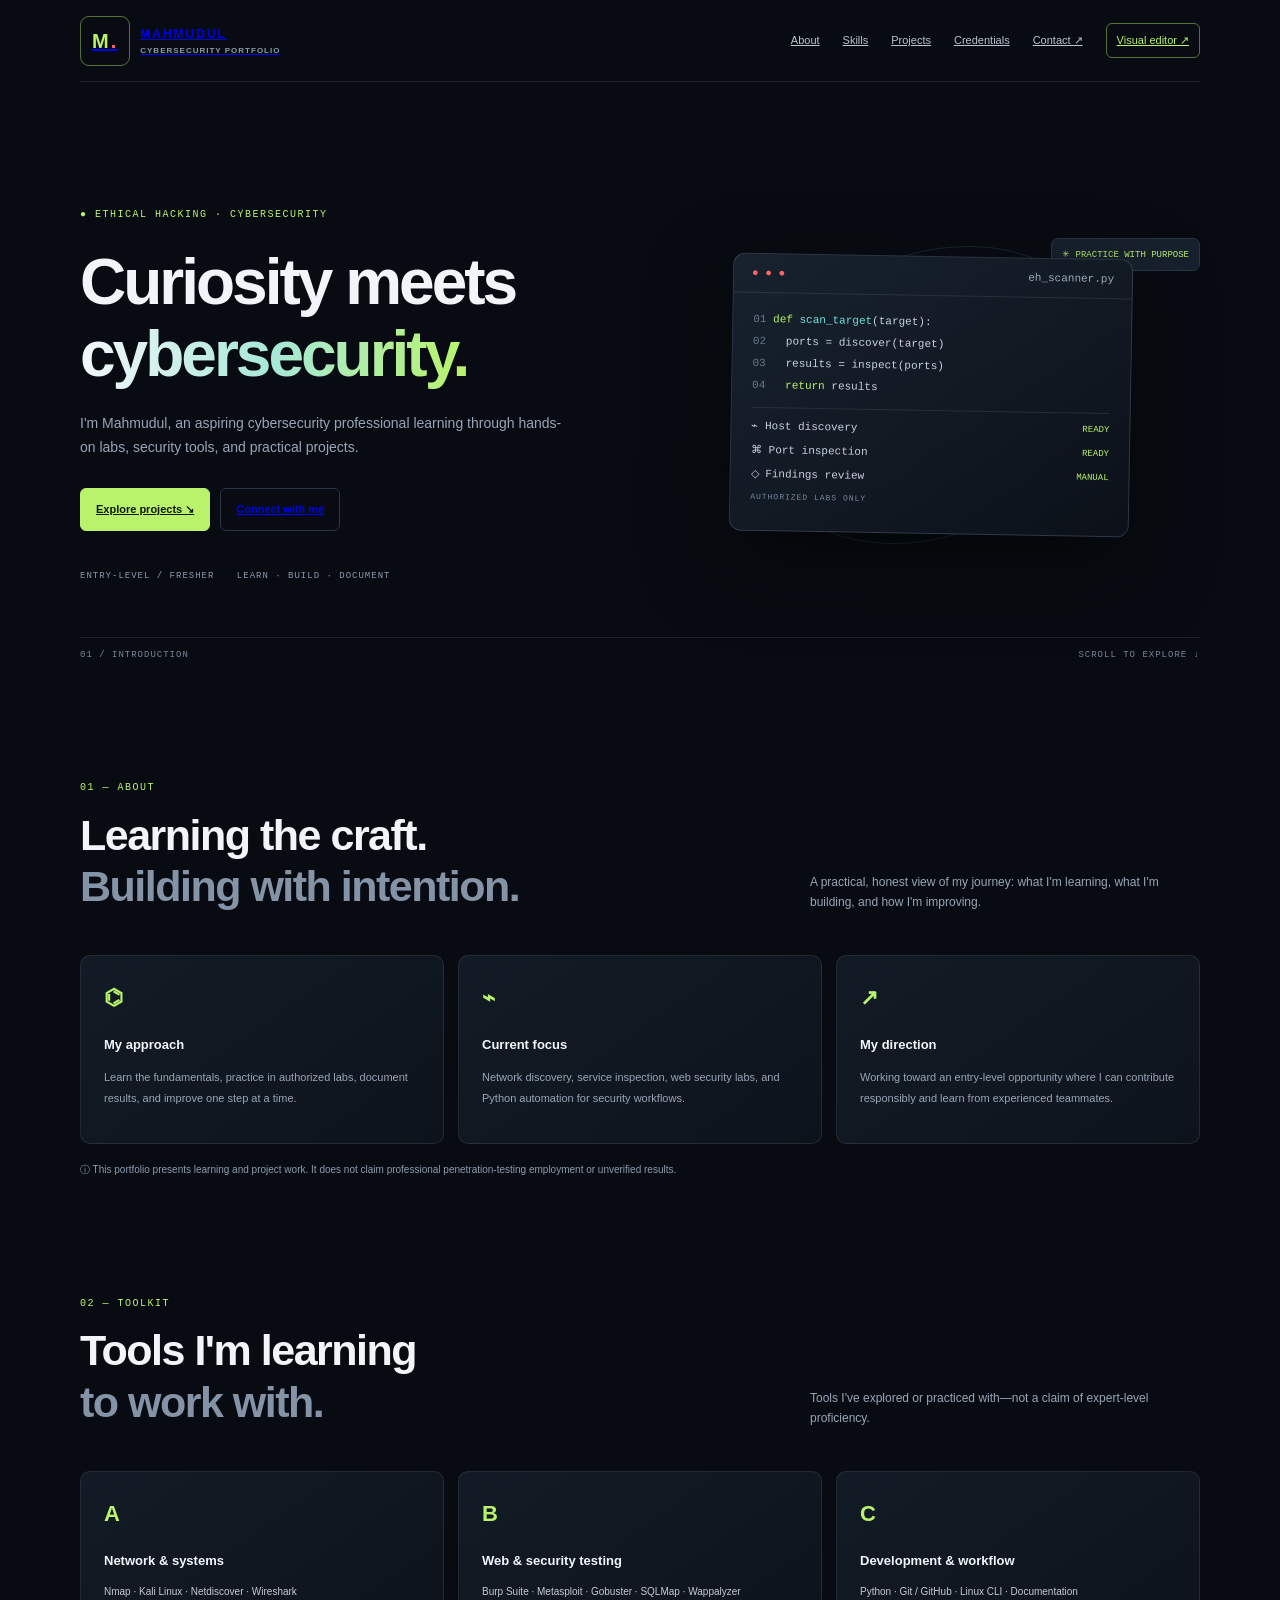
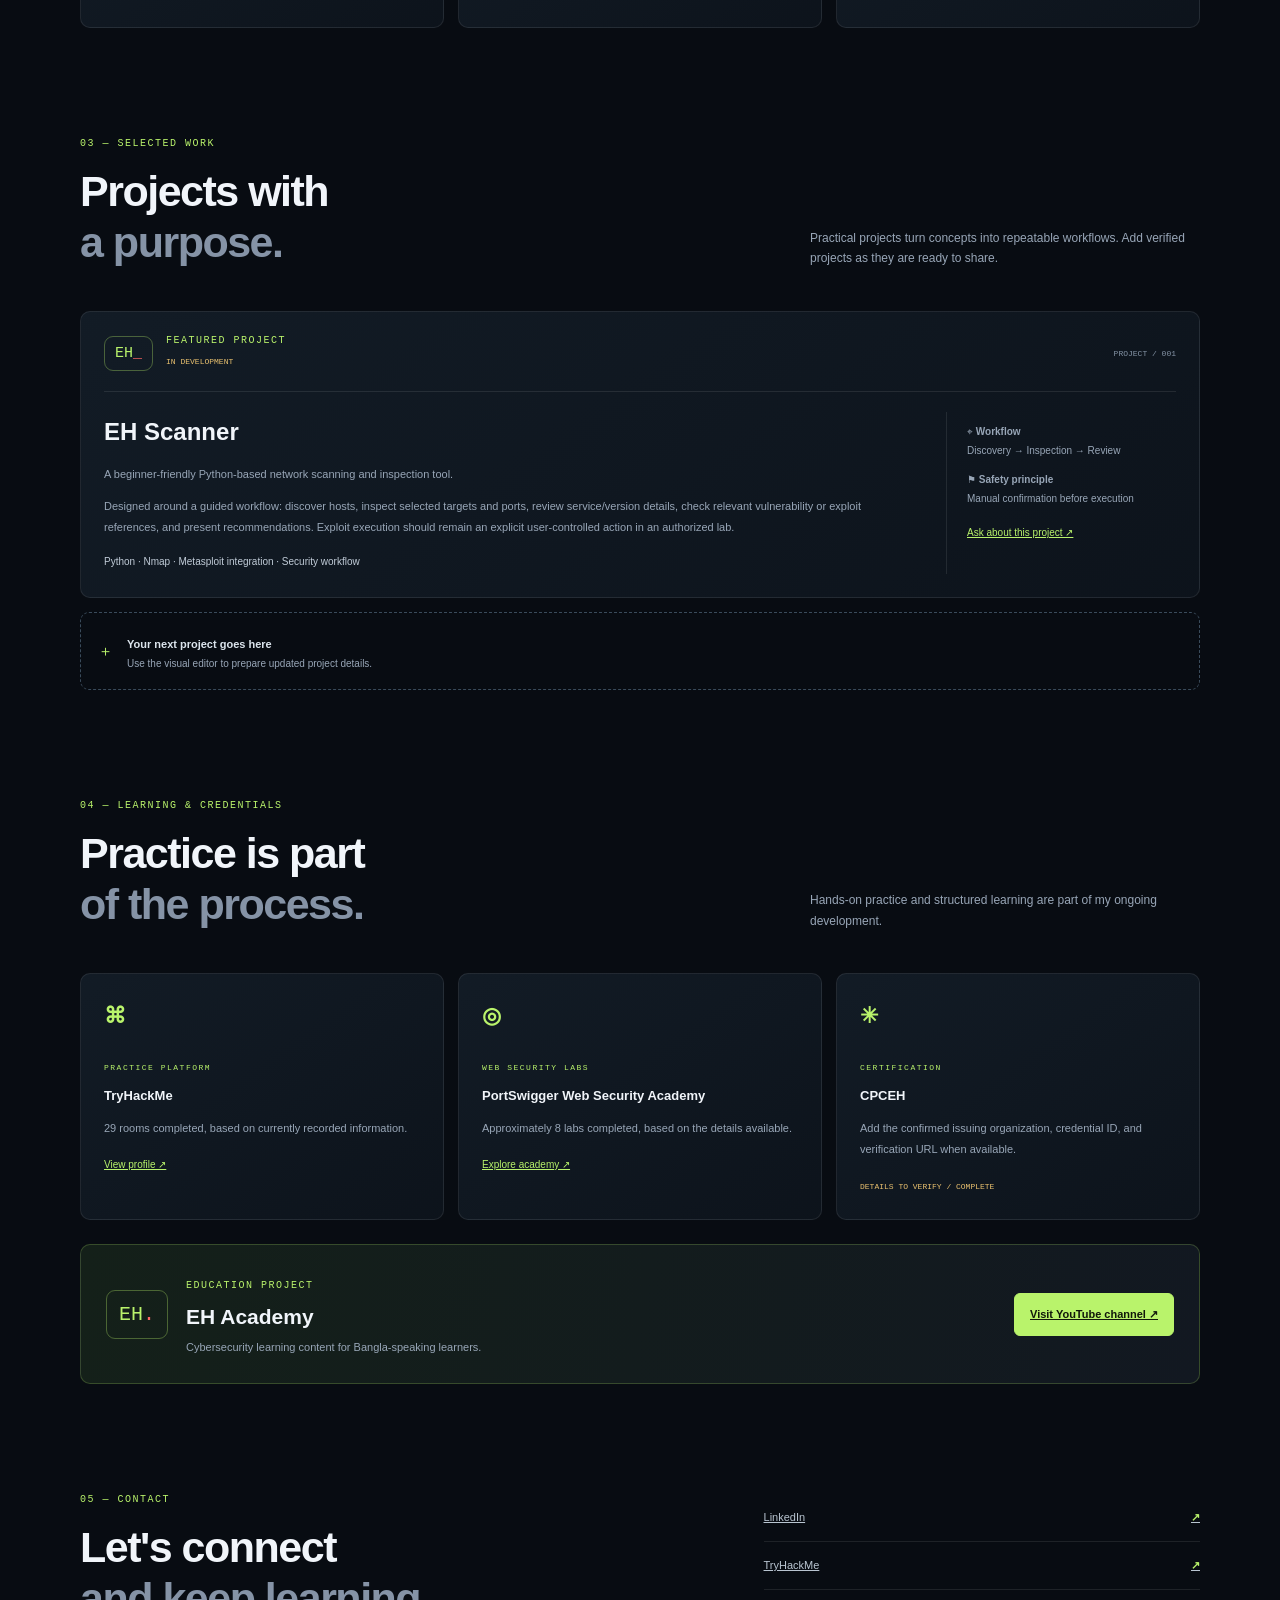
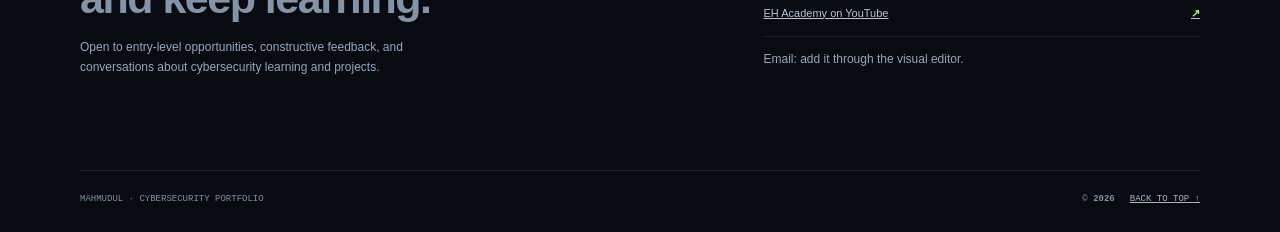
<file: index.html>
<!DOCTYPE html><html lang="en"><head><meta charset="UTF-8"><meta name="viewport" content="width=device-width,initial-scale=1"><title>Mahmudul | Cybersecurity Portfolio</title><link rel="stylesheet" href="styles.css"></head><body>
<header class="header"><a class="brand" href="index.html"><span class="mark">M<span>.</span></span><span>MAHMUDUL<small>CYBERSECURITY PORTFOLIO</small></span></a><button id="menuButton" aria-expanded="false">☰</button><nav id="nav"><a href="#about">About</a><a href="#skills">Skills</a><a href="#projects">Projects</a><a href="#credentials">Credentials</a><a href="#contact">Contact ↗</a><a class="editor-link" href="editor.html">Visual editor ↗</a></nav></header>
<main><section class="hero wrap" id="home"><div><label>● ETHICAL HACKING · CYBERSECURITY</label><h1>Curiosity meets<br><span>cybersecurity.</span></h1><p class="intro">I'm Mahmudul, an aspiring cybersecurity professional learning through hands-on labs, security tools, and practical projects.</p><div class="actions"><a class="button primary" href="#projects">Explore projects ↘</a><a class="button" href="#contact">Connect with me</a></div><p class="micro">ENTRY-LEVEL / FRESHER <span>LEARN · BUILD · DOCUMENT</span></p></div><div class="art"><div class="orbit"></div><div class="terminal"><div class="terminal-head">● ● ● <span>eh_scanner.py</span></div><pre><i>01</i> <b>def</b> <strong>scan_target</strong>(target):
<i>02</i>   ports = discover(target)
<i>03</i>   results = inspect(ports)
<i>04</i>   <b>return</b> results</pre><hr><p>⌁ Host discovery <em>READY</em></p><p>⌘ Port inspection <em>READY</em></p><p>◇ Findings review <em>MANUAL</em><small>AUTHORIZED LABS ONLY</small></p></div><div class="float">✳ PRACTICE WITH PURPOSE</div></div><div class="hero-foot">01 / INTRODUCTION <span>SCROLL TO EXPLORE ↓</span></div></section>
<section class="wrap section" id="about"><div class="section-head"><div><label>01 — ABOUT</label><h2>Learning the craft.<br><span>Building with intention.</span></h2></div><p>A practical, honest view of my journey: what I'm learning, what I'm building, and how I'm improving.</p></div><div class="cards"><article><b>⌬</b><h3>My approach</h3><p>Learn the fundamentals, practice in authorized labs, document results, and improve one step at a time.</p></article><article><b>⌁</b><h3>Current focus</h3><p>Network discovery, service inspection, web security labs, and Python automation for security workflows.</p></article><article><b>↗</b><h3>My direction</h3><p>Working toward an entry-level opportunity where I can contribute responsibly and learn from experienced teammates.</p></article></div><p class="note">ⓘ This portfolio presents learning and project work. It does not claim professional penetration-testing employment or unverified results.</p></section>
<section class="wrap section" id="skills"><div class="section-head"><div><label>02 — TOOLKIT</label><h2>Tools I'm learning<br><span>to work with.</span></h2></div><p>Tools I've explored or practiced with—not a claim of expert-level proficiency.</p></div><div class="cards"><article><b>A</b><h3>Network & systems</h3><div class="chips">Nmap · Kali Linux · Netdiscover · Wireshark</div></article><article><b>B</b><h3>Web & security testing</h3><div class="chips">Burp Suite · Metasploit · Gobuster · SQLMap · Wappalyzer</div></article><article><b>C</b><h3>Development & workflow</h3><div class="chips">Python · Git / GitHub · Linux CLI · Documentation</div></article></div></section>
<section class="wrap section" id="projects"><div class="section-head"><div><label>03 — SELECTED WORK</label><h2>Projects with<br><span>a purpose.</span></h2></div><p>Practical projects turn concepts into repeatable workflows. Add verified projects as they are ready to share.</p></div><article class="project"><div class="project-head"><div class="project-logo">EH<span>_</span></div><div><label>FEATURED PROJECT</label><small>IN DEVELOPMENT</small></div><span>PROJECT / 001</span></div><div class="project-body"><div><h3 id="projectTitle">EH Scanner</h3><p id="projectDesc">A beginner-friendly Python-based network scanning and inspection tool.</p><p>Designed around a guided workflow: discover hosts, inspect selected targets and ports, review service/version details, check relevant vulnerability or exploit references, and present recommendations. Exploit execution should remain an explicit user-controlled action in an authorized lab.</p><div class="chips">Python · Nmap · Metasploit integration · Security workflow</div></div><aside><p>⌖ <b>Workflow</b><br>Discovery → Inspection → Review</p><p>⚑ <b>Safety principle</b><br>Manual confirmation before execution</p><a href="#contact">Ask about this project ↗</a></aside></div></article><div class="add-project">＋ <div><b>Your next project goes here</b><p>Use the visual editor to prepare updated project details.</p></div></div></section>
<section class="wrap section" id="credentials"><div class="section-head"><div><label>04 — LEARNING & CREDENTIALS</label><h2>Practice is part<br><span>of the process.</span></h2></div><p>Hands-on practice and structured learning are part of my ongoing development.</p></div><div class="cards"><article><b>⌘</b><label>PRACTICE PLATFORM</label><h3>TryHackMe</h3><p>29 rooms completed, based on currently recorded information.</p><a href="https://tryhackme.com/p/MahmudulHasan771" target="_blank">View profile ↗</a></article><article><b>◎</b><label>WEB SECURITY LABS</label><h3>PortSwigger Web Security Academy</h3><p>Approximately 8 labs completed, based on the details available.</p><a href="https://portswigger.net/web-security" target="_blank">Explore academy ↗</a></article><article><b>✳</b><label>CERTIFICATION</label><h3>CPCEH</h3><p>Add the confirmed issuing organization, credential ID, and verification URL when available.</p><small>DETAILS TO VERIFY / COMPLETE</small></article></div><div class="academy"><div class="academy-logo">EH<span>.</span></div><div><label>EDUCATION PROJECT</label><h3>EH Academy</h3><p>Cybersecurity learning content for Bangla-speaking learners.</p></div><a class="button primary" href="https://www.youtube.com/@Ehacademy529" target="_blank">Visit YouTube channel ↗</a></div></section>
<section class="wrap section contact" id="contact"><div><label>05 — CONTACT</label><h2>Let's connect<br><span>and keep learning.</span></h2><p>Open to entry-level opportunities, constructive feedback, and conversations about cybersecurity learning and projects.</p></div><div class="contact-links"><a href="https://linkedin.com/in/Mahmudul" target="_blank">LinkedIn <b>↗</b></a><a href="https://tryhackme.com/p/MahmudulHasan771" target="_blank">TryHackMe <b>↗</b></a><a href="https://www.youtube.com/@Ehacademy529" target="_blank">EH Academy on YouTube <b>↗</b></a><p>Email: add it through the visual editor.</p></div></section></main><footer class="wrap footer">MAHMUDUL · CYBERSECURITY PORTFOLIO <span>© <b id="year"></b></span><a href="#home">BACK TO TOP ↑</a></footer><script src="script.js"></script></body></html>
</file>
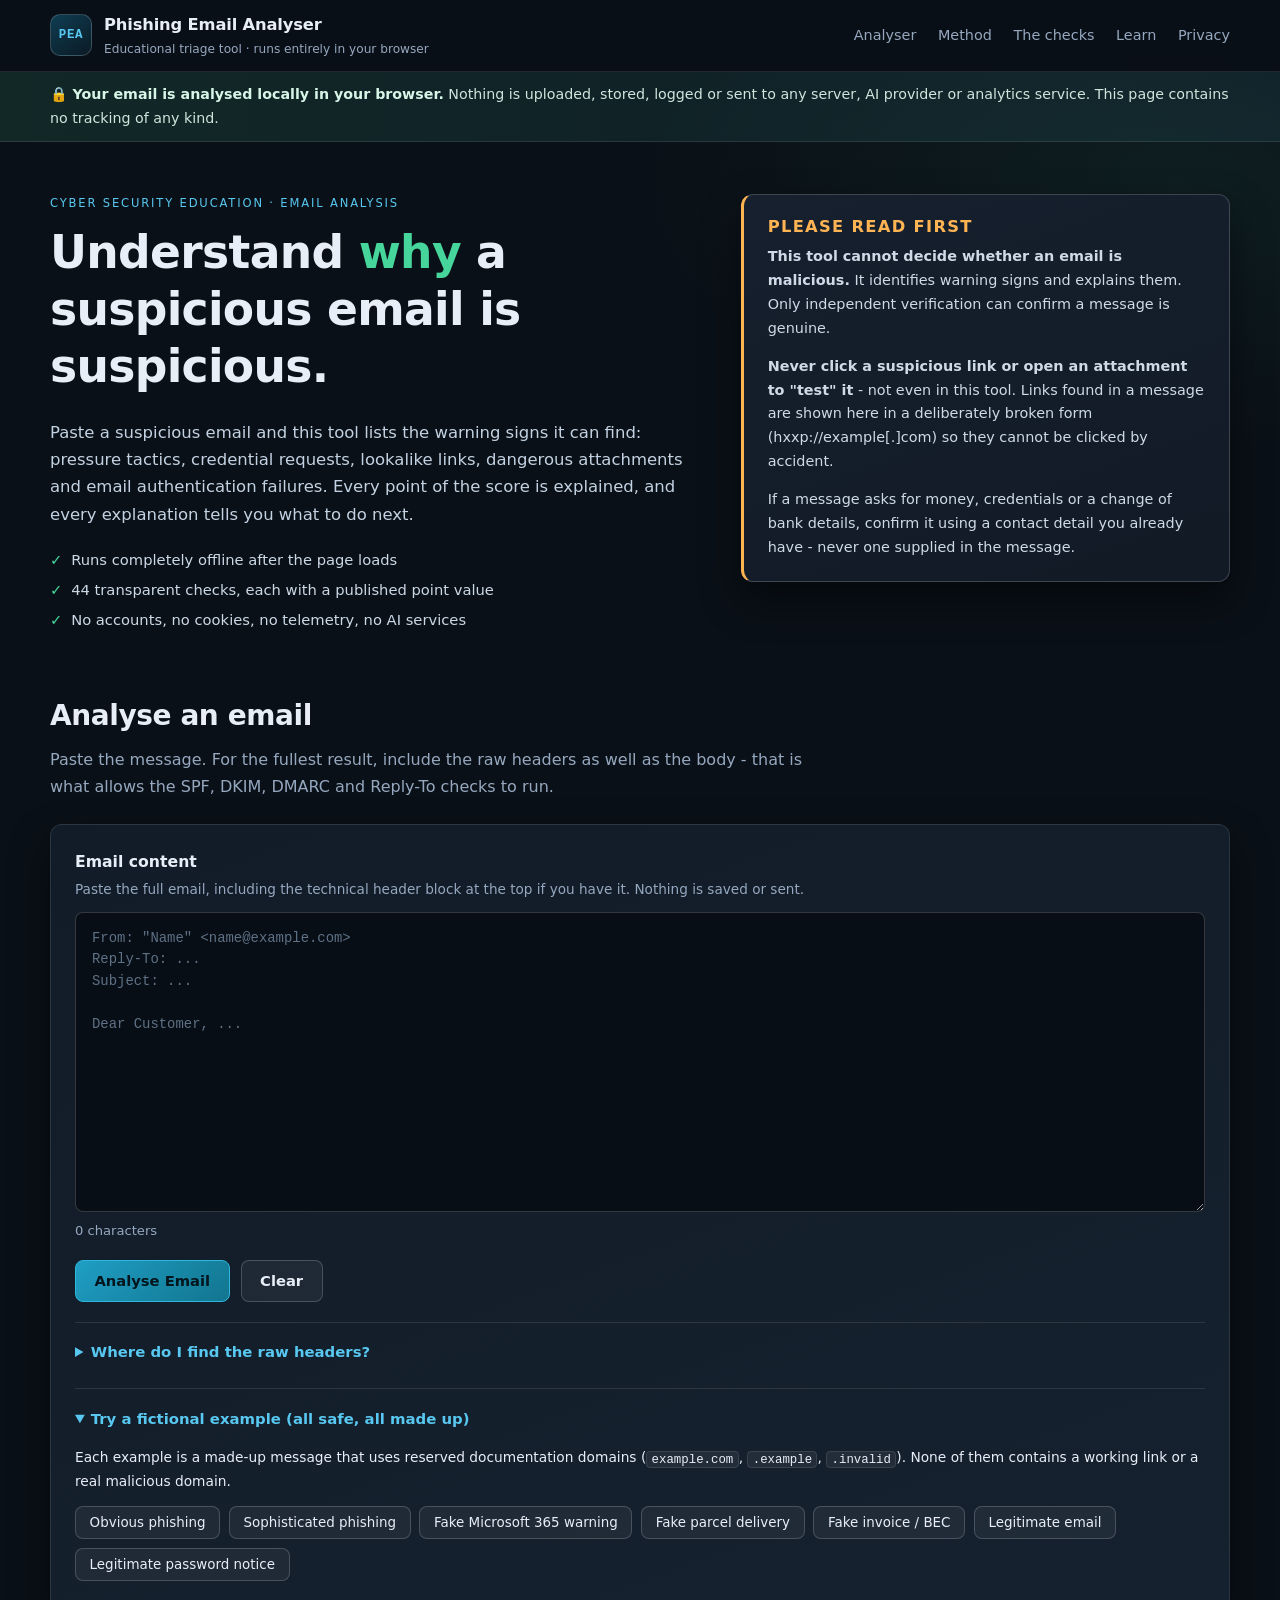
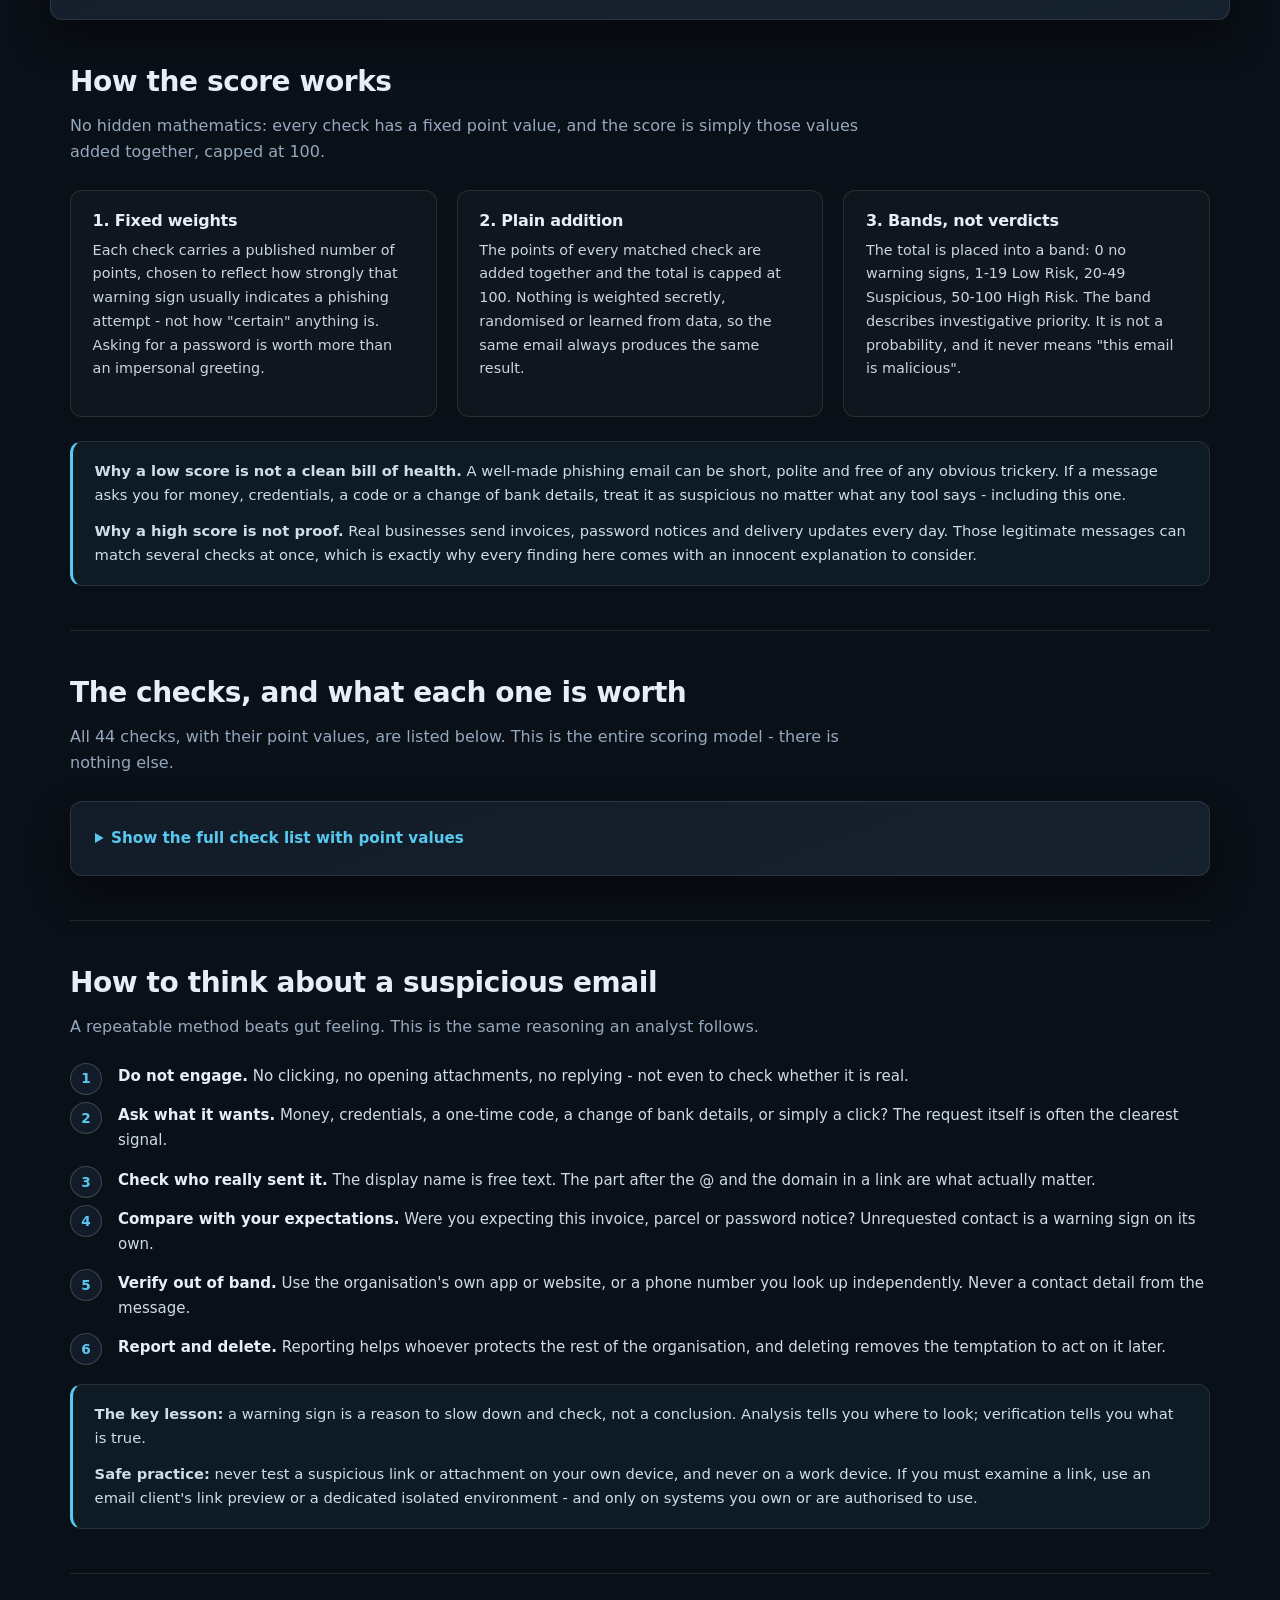
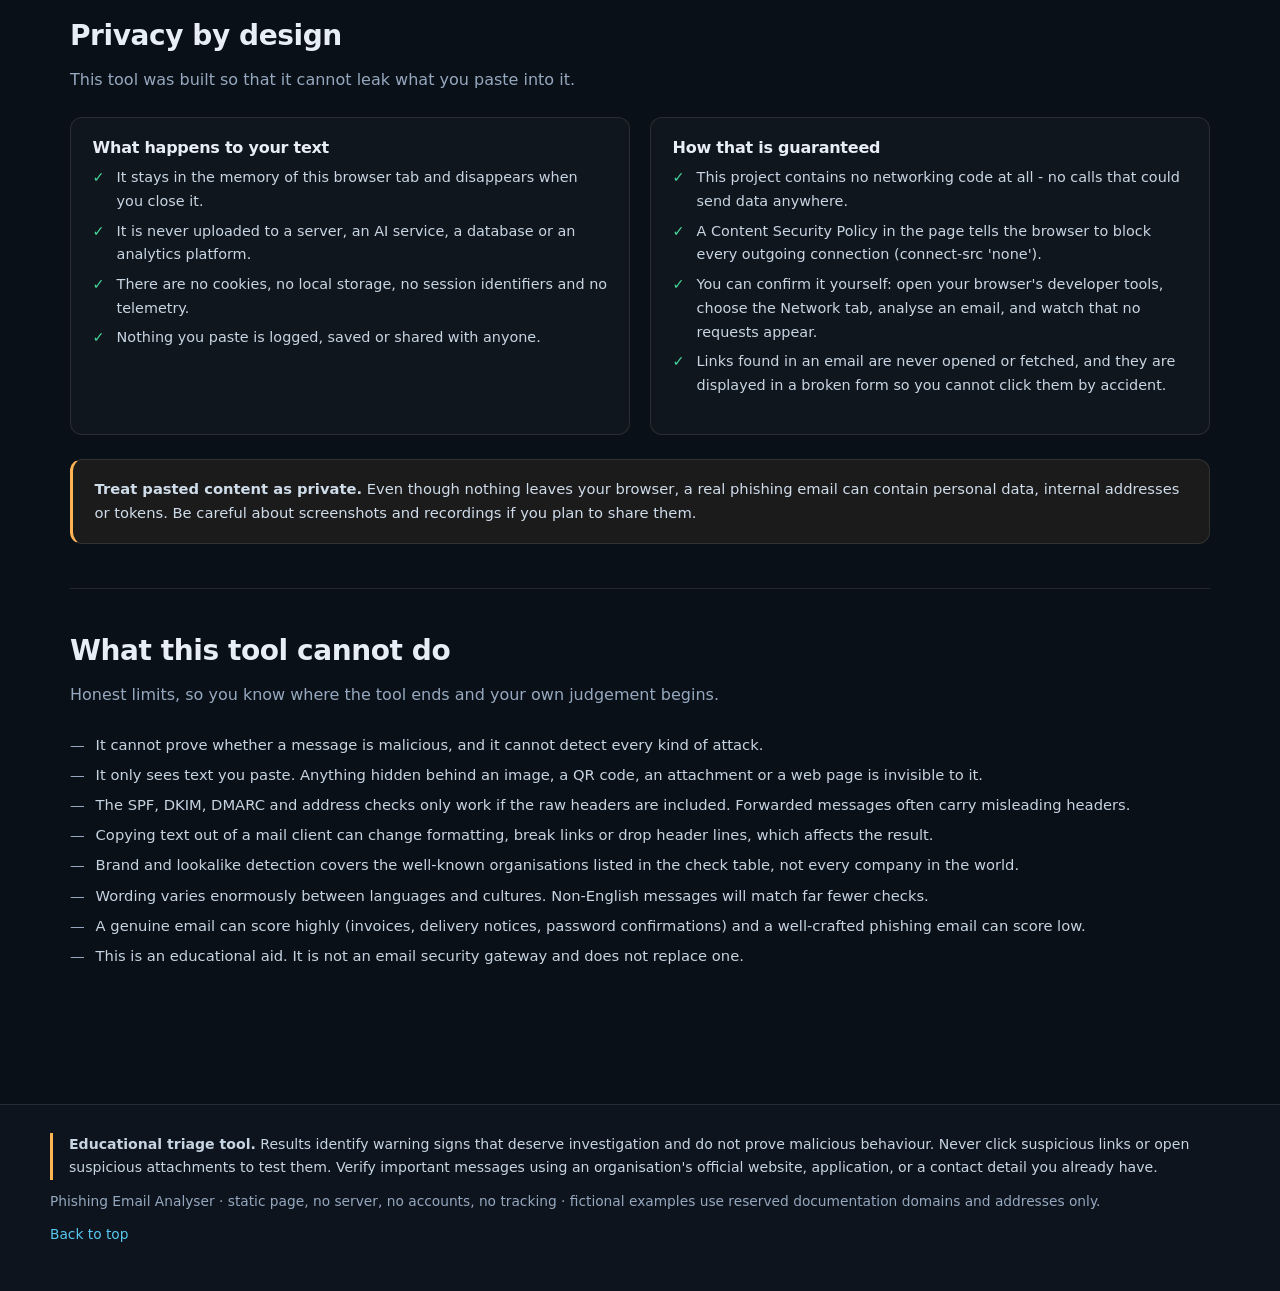
<file: phishing-email-analyser/index.html>
<!DOCTYPE html>
<html lang="en">
<head>
<meta charset="utf-8">
<meta name="viewport" content="width=device-width, initial-scale=1">
<meta name="referrer" content="no-referrer">
<!--
  Content Security Policy:
  - default-src 'self'      : only load files that sit beside this page
  - connect-src 'none'      : the page may not make ANY network request
  - script-src 'self'       : no inline scripts, no third-party scripts
  - style-src 'self' 'unsafe-inline' : external stylesheet plus small inline
                              style values used for the score dial and bars
  - img-src 'self' data:    : same-origin images only
  - form-action 'none'      : nothing on this page can submit anywhere
  This is the technical guarantee that pasted email content cannot be sent
  anywhere, on top of the fact that no networking code exists in this project.
-->
<meta http-equiv="Content-Security-Policy" content="default-src 'self'; connect-src 'none'; script-src 'self'; style-src 'self' 'unsafe-inline'; img-src 'self' data:; base-uri 'none'; form-action 'none'">
<meta name="description" content="Educational phishing email analyser that runs entirely in your browser. Your email content is never uploaded anywhere.">
<title>Phishing Email Analyser — educational triage tool</title>
<link rel="stylesheet" href="styles.css">
</head>
<body>
<a class="skip-link" href="#analyser">Skip to the analyser</a>

<header class="site-header">
  <div class="wrap header-inner">
    <a class="brand" href="#top">
      <span class="brand-mark" aria-hidden="true">PEA</span>
      <span class="brand-text">
        <strong>Phishing Email Analyser</strong>
        <small>Educational triage tool &middot; runs entirely in your browser</small>
      </span>
    </a>
    <nav aria-label="Main">
      <ul class="nav">
        <li><a href="#analyser">Analyser</a></li>
        <li><a href="#method">Method</a></li>
        <li><a href="#checks">The checks</a></li>
        <li><a href="#learn">Learn</a></li>
        <li><a href="#privacy">Privacy</a></li>
      </ul>
    </nav>
  </div>
</header>

<div class="privacy-strip">
  <div class="wrap">
    <p><span aria-hidden="true">&#128274;</span> <strong>Your email is analysed locally in your browser.</strong>
    Nothing is uploaded, stored, logged or sent to any server, AI provider or analytics service. This page contains no tracking of any kind.</p>
  </div>
</div>

<main id="top">
  <section class="wrap hero">
    <div class="hero-copy">
      <p class="eyebrow">Cyber security education &middot; email analysis</p>
      <h1>Understand <em>why</em> a suspicious email is suspicious.</h1>
      <p class="lede">Paste a suspicious email and this tool lists the warning signs it can find: pressure tactics, credential requests, lookalike links, dangerous attachments and email authentication failures. Every point of the score is explained, and every explanation tells you what to do next.</p>
      <ul class="hero-points">
        <li><span aria-hidden="true">&#10003;</span> Runs completely offline after the page loads</li>
        <li><span aria-hidden="true">&#10003;</span> 44 transparent checks, each with a published point value</li>
        <li><span aria-hidden="true">&#10003;</span> No accounts, no cookies, no telemetry, no AI services</li>
      </ul>
    </div>
    <aside class="hero-card" aria-label="Important safety notice">
      <h2>Please read first</h2>
      <p><strong>This tool cannot decide whether an email is malicious.</strong> It identifies warning signs and explains them. Only independent verification can confirm a message is genuine.</p>
      <p><strong>Never click a suspicious link or open an attachment to "test" it</strong> - not even in this tool. Links found in a message are shown here in a deliberately broken form (hxxp://example[.]com) so they cannot be clicked by accident.</p>
      <p>If a message asks for money, credentials or a change of bank details, confirm it using a contact detail you already have - never one supplied in the message.</p>
    </aside>
  </section>
<section class="wrap section" id="analyser">
    <div class="section-head">
      <h2>Analyse an email</h2>
      <p>Paste the message. For the fullest result, include the raw headers as well as the body - that is what allows the SPF, DKIM, DMARC and Reply-To checks to run.</p>
    </div>

    <div class="panel">
      <div class="field">
        <label for="emailInput">Email content</label>
        <p class="field-hint" id="inputHint">Paste the full email, including the technical header block at the top if you have it. Nothing is saved or sent.</p>
        <textarea id="emailInput" spellcheck="false" aria-describedby="inputHint charCount"
          placeholder="From: &quot;Name&quot; &lt;name@example.com&gt;&#10;Reply-To: ...&#10;Subject: ...&#10;&#10;Dear Customer, ..."></textarea>
        <div class="input-meta">
          <span id="charCount">0 characters</span>
          <span id="inputError" class="error" role="alert"></span>
        </div>
      </div>

      <div class="actions">
        <button type="button" id="analyseBtn" class="btn btn-primary">Analyse Email</button>
        <button type="button" id="clearBtn" class="btn">Clear</button>
        <span id="demoBadge" class="badge" hidden>Demo Data</span>
      </div>

      <details class="helper">
        <summary>Where do I find the raw headers?</summary>
        <div class="helper-body">
          <ul>
            <li><strong>Outlook (desktop):</strong> open the message, choose <em>File</em>, then <em>Properties</em>, and copy the text next to <em>Internet headers</em>.</li>
            <li><strong>Outlook on the web:</strong> open the message, choose the <em>More actions</em> menu, then <em>View</em>, then <em>View message source</em>.</li>
            <li><strong>Gmail:</strong> open the message, choose the three dots next to the reply arrow, then <em>Show original</em>, and copy the text.</li>
            <li>Paste the headers first and the body underneath. If you only have the body, the analysis still works - it simply reports that the identity checks were skipped.</li>
          </ul>
        </div>
      </details>

      <details class="helper" open>
        <summary>Try a fictional example (all safe, all made up)</summary>
        <div class="helper-body">
          <p class="small">Each example is a made-up message that uses reserved documentation domains (<code>example.com</code>, <code>.example</code>, <code>.invalid</code>). None of them contains a working link or a real malicious domain.</p>
          <div id="demoButtons" class="demo-buttons"></div>
          <p id="demoNote" class="small muted"></p>
        </div>
      </details>
    </div>

    <div id="resultsStatus" class="visually-hidden" role="status" aria-live="polite"></div>

    <section id="results" class="results" hidden aria-labelledby="resultsTitle" tabindex="-1">
      <h2 id="resultsTitle">Analysis result</h2>

      <div class="score-card">
        <div class="dial">
          <svg viewBox="0 0 120 120" role="img" aria-hidden="true" focusable="false">
            <circle class="dial-track" cx="60" cy="60" r="52"></circle>
            <circle id="scoreArc" class="dial-arc level-none" cx="60" cy="60" r="52"></circle>
          </svg>
          <div class="dial-text">
            <span id="scoreValue" class="dial-value">0</span>
            <span class="dial-max">/ 100</span>
          </div>
        </div>
        <div class="score-copy">
          <p id="bandLabel" class="band level-none">No Warning Signs Detected</p>
          <p id="bandMeaning" class="band-meaning"></p>
          <p id="scoreNote" class="small muted"></p>
          <p id="checksSummary" class="small"></p>
          <p class="small muted">This score is a tally of the warning signs listed below. It is a triage aid, not a probability that the email is malicious, and a low score does not prove an email is safe.</p>
        </div>
      </div>

      <div class="grid-2">
        <section class="panel" aria-labelledby="overviewTitle">
          <h3 id="overviewTitle">What was examined</h3>
          <dl id="overviewList" class="overview"></dl>
        </section>
        <section class="panel" aria-labelledby="recTitle">
          <h3 id="recTitle">What to do next</h3>
          <ol id="recommendationsList" class="recommendations"></ol>
        </section>
      </div>

      <h3 id="findingsTitle" class="findings-title">Warning signs found</h3>
      <p class="small muted">Ordered by investigative priority, highest first. Every entry shows the wording or value that triggered it, why it matters, an innocent explanation to consider, and what to do about it.</p>
      <div id="findingsList" class="findings"></div>

      <details class="helper">
        <summary>Show every check that was performed</summary>
        <div class="helper-body">
          <p class="small">This is the complete list of checks run against your text, including the ones that did <strong>not</strong> match. Transparency matters: you should always be able to see what was looked for and what was found.</p>
          <div class="table-scroll">
            <table id="checksTable">
              <caption class="visually-hidden">All checks performed, with point value and result</caption>
              <thead>
                <tr><th scope="col">Check</th><th scope="col">Category</th><th scope="col">Points</th><th scope="col">Result</th></tr>
              </thead>
              <tbody></tbody>
            </table>
          </div>
        </div>
      </details>
    </section>
<section class="wrap section" id="method">
    <div class="section-head">
      <h2>How the score works</h2>
      <p>No hidden mathematics: every check has a fixed point value, and the score is simply those values added together, capped at 100.</p>
    </div>
    <div class="grid-3">
      <article class="card">
        <h3>1. Fixed weights</h3>
        <p>Each check carries a published number of points, chosen to reflect how strongly that warning sign usually indicates a phishing attempt - not how "certain" anything is. Asking for a password is worth more than an impersonal greeting.</p>
      </article>
      <article class="card">
        <h3>2. Plain addition</h3>
        <p>The points of every matched check are added together and the total is capped at 100. Nothing is weighted secretly, randomised or learned from data, so the same email always produces the same result.</p>
      </article>
      <article class="card">
        <h3>3. Bands, not verdicts</h3>
        <p>The total is placed into a band: 0 no warning signs, 1-19 Low Risk, 20-49 Suspicious, 50-100 High Risk. The band describes investigative priority. It is not a probability, and it never means "this email is malicious".</p>
      </article>
    </div>
    <div class="callout">
      <p><strong>Why a low score is not a clean bill of health.</strong> A well-made phishing email can be short, polite and free of any obvious trickery. If a message asks you for money, credentials, a code or a change of bank details, treat it as suspicious no matter what any tool says - including this one.</p>
      <p><strong>Why a high score is not proof.</strong> Real businesses send invoices, password notices and delivery updates every day. Those legitimate messages can match several checks at once, which is exactly why every finding here comes with an innocent explanation to consider.</p>
    </div>
  </section>

  <section class="wrap section" id="checks">
    <div class="section-head">
      <h2>The checks, and what each one is worth</h2>
      <p>All 44 checks, with their point values, are listed below. This is the entire scoring model - there is nothing else.</p>
    </div>
    <details class="panel collapsible">
      <summary>Show the full check list with point values</summary>
      <div class="table-scroll">
        <table id="rulesTable">
          <caption class="visually-hidden">Every check, its category, its point value and the warning-sign level it represents</caption>
          <thead>
            <tr>
              <th scope="col">Check</th>
              <th scope="col">Category</th>
              <th scope="col">Points</th>
              <th scope="col">Level</th>
            </tr>
          </thead>
          <tbody></tbody>
        </table>
      </div>
      <p class="small muted">Reassurance checks are worth 0 points on purpose: recognising good practice should never push a score up.</p>
    </details>
  </section>

  <section class="wrap section" id="learn">
    <div class="section-head">
      <h2>How to think about a suspicious email</h2>
      <p>A repeatable method beats gut feeling. This is the same reasoning an analyst follows.</p>
    </div>
    <ol class="steps">
      <li><strong>Do not engage.</strong> No clicking, no opening attachments, no replying - not even to check whether it is real.</li>
      <li><strong>Ask what it wants.</strong> Money, credentials, a one-time code, a change of bank details, or simply a click? The request itself is often the clearest signal.</li>
      <li><strong>Check who really sent it.</strong> The display name is free text. The part after the @ and the domain in a link are what actually matter.</li>
      <li><strong>Compare with your expectations.</strong> Were you expecting this invoice, parcel or password notice? Unrequested contact is a warning sign on its own.</li>
      <li><strong>Verify out of band.</strong> Use the organisation's own app or website, or a phone number you look up independently. Never a contact detail from the message.</li>
      <li><strong>Report and delete.</strong> Reporting helps whoever protects the rest of the organisation, and deleting removes the temptation to act on it later.</li>
    </ol>
    <div class="callout">
      <p><strong>The key lesson:</strong> a warning sign is a reason to slow down and check, not a conclusion. Analysis tells you where to look; verification tells you what is true.</p>
      <p><strong>Safe practice:</strong> never test a suspicious link or attachment on your own device, and never on a work device. If you must examine a link, use an email client's link preview or a dedicated isolated environment - and only on systems you own or are authorised to use.</p>
    </div>
  </section>
<section class="wrap section" id="privacy">
    <div class="section-head">
      <h2>Privacy by design</h2>
      <p>This tool was built so that it cannot leak what you paste into it.</p>
    </div>
    <div class="grid-2">
      <article class="card">
        <h3>What happens to your text</h3>
        <ul class="ticks">
          <li>It stays in the memory of this browser tab and disappears when you close it.</li>
          <li>It is never uploaded to a server, an AI service, a database or an analytics platform.</li>
          <li>There are no cookies, no local storage, no session identifiers and no telemetry.</li>
          <li>Nothing you paste is logged, saved or shared with anyone.</li>
        </ul>
      </article>
      <article class="card">
        <h3>How that is guaranteed</h3>
        <ul class="ticks">
          <li>This project contains no networking code at all - no calls that could send data anywhere.</li>
          <li>A Content Security Policy in the page tells the browser to block every outgoing connection (connect-src 'none').</li>
          <li>You can confirm it yourself: open your browser's developer tools, choose the Network tab, analyse an email, and watch that no requests appear.</li>
          <li>Links found in an email are never opened or fetched, and they are displayed in a broken form so you cannot click them by accident.</li>
        </ul>
      </article>
    </div>
    <div class="callout warn">
      <p><strong>Treat pasted content as private.</strong> Even though nothing leaves your browser, a real phishing email can contain personal data, internal addresses or tokens. Be careful about screenshots and recordings if you plan to share them.</p>
    </div>
  </section>

  <section class="wrap section" id="limits">
    <div class="section-head">
      <h2>What this tool cannot do</h2>
      <p>Honest limits, so you know where the tool ends and your own judgement begins.</p>
    </div>
    <ul class="limits">
      <li>It cannot prove whether a message is malicious, and it cannot detect every kind of attack.</li>
      <li>It only sees text you paste. Anything hidden behind an image, a QR code, an attachment or a web page is invisible to it.</li>
      <li>The SPF, DKIM, DMARC and address checks only work if the raw headers are included. Forwarded messages often carry misleading headers.</li>
      <li>Copying text out of a mail client can change formatting, break links or drop header lines, which affects the result.</li>
      <li>Brand and lookalike detection covers the well-known organisations listed in the check table, not every company in the world.</li>
      <li>Wording varies enormously between languages and cultures. Non-English messages will match far fewer checks.</li>
      <li>A genuine email can score highly (invoices, delivery notices, password confirmations) and a well-crafted phishing email can score low.</li>
      <li>This is an educational aid. It is not an email security gateway and does not replace one.</li>
    </ul>
  </section>
</main>

<footer class="site-footer">
  <div class="wrap">
    <p class="disclaimer"><strong>Educational triage tool.</strong> Results identify warning signs that deserve investigation and do not prove malicious behaviour. Never click suspicious links or open suspicious attachments to test them. Verify important messages using an organisation's official website, application, or a contact detail you already have.</p>
    <p class="small muted">Phishing Email Analyser &middot; static page, no server, no accounts, no tracking &middot; fictional examples use reserved documentation domains and addresses only.</p>
    <p class="small"><a href="#top">Back to top</a></p>
  </div>
</footer>

<script src="engine.js"></script>
<script src="samples/demo-emails.js"></script>
<script src="app.js"></script>
</body>
</html>
  </section>
</file>
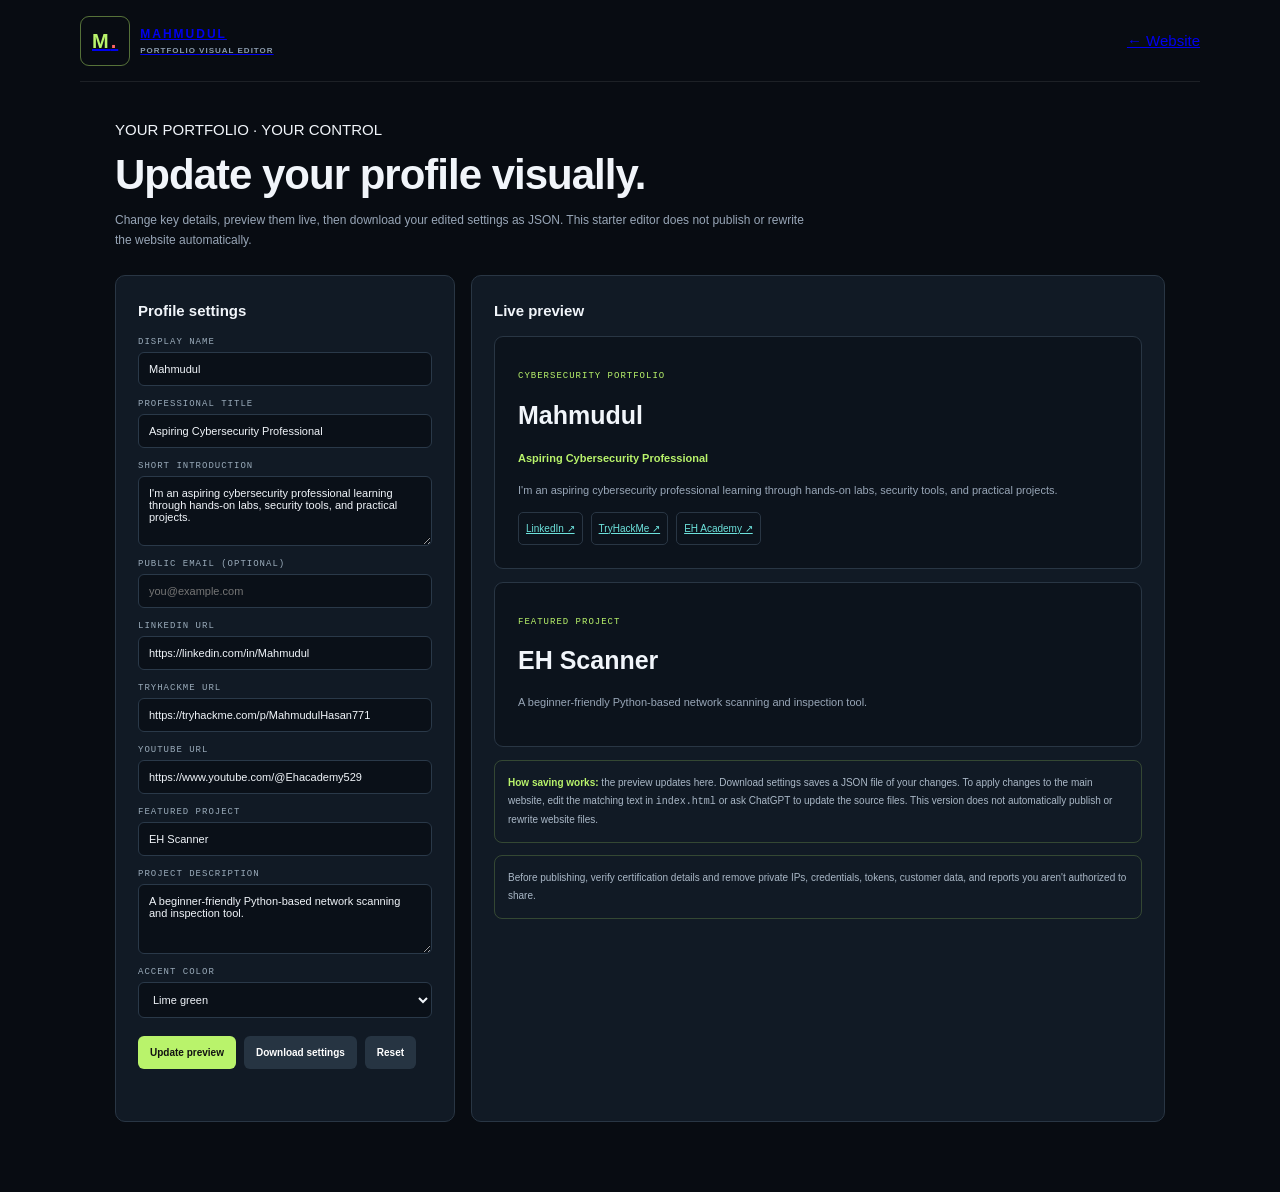
<file: editor.html>
<!DOCTYPE html><html lang="en"><head><meta charset="UTF-8"><meta name="viewport" content="width=device-width,initial-scale=1"><title>Portfolio Visual Editor</title><link rel="stylesheet" href="styles.css"><style>.editor{width:min(1050px,calc(100% - 30px));margin:35px auto 70px}.editor-head{margin-bottom:25px}.editor-head h1{font-size:clamp(28px,4vw,42px);letter-spacing:-1px;margin:8px 0}.editor-head p{font-size:12px;color:var(--muted);max-width:700px}.editor-grid{display:grid;grid-template-columns:340px 1fr;gap:16px}.form-panel,.preview-panel{padding:22px;border:1px solid var(--line);border-radius:10px;background:#111a25}.form-panel h2,.preview-panel h2{font-size:15px;margin-top:0}.field{display:flex;flex-direction:column;gap:5px;margin:13px 0}.field label{font:9px monospace;letter-spacing:1px;color:#9aabba}.field input,.field textarea,.field select{width:100%;background:#0a1018;color:#f1f5fa;border:1px solid #2a3949;border-radius:6px;padding:10px;font:11px Arial}.field textarea{min-height:70px;resize:vertical}.buttons{display:flex;gap:8px;flex-wrap:wrap;margin-top:18px}.buttons button{border:0;border-radius:6px;padding:11px 12px;font-size:10px;font-weight:bold;cursor:pointer}.save{background:var(--green);color:#111}.secondary{background:#263442;color:white}.preview-card{padding:23px;border:1px solid var(--line);border-radius:9px;margin-bottom:13px;background:#0c131c}.preview-card label{font:9px monospace;letter-spacing:1px;color:var(--green)}.preview-card h3{font-size:25px;margin:8px 0}.preview-card p{font-size:11px;color:var(--muted);line-height:1.8}.links{display:flex;gap:8px;flex-wrap:wrap}.links a{font-size:10px;color:var(--cyan);border:1px solid var(--line);padding:7px;border-radius:5px}.hint{padding:13px;border:1px solid #b9f36b35;border-radius:8px;color:#aab8c7;font-size:10px;line-height:1.8;margin-top:12px}.hint strong{color:var(--green)}#message{font-size:10px;color:var(--green);min-height:20px;margin-top:10px}@media(max-width:760px){.editor-grid{grid-template-columns:1fr}} </style></head><body><header class="header"><a class="brand" href="index.html"><span class="mark">M<span>.</span></span><span>MAHMUDUL<small>PORTFOLIO VISUAL EDITOR</small></span></a><a href="index.html">← Website</a></header><main class="editor"><div class="editor-head"><label>YOUR PORTFOLIO · YOUR CONTROL</label><h1>Update your profile visually.</h1><p>Change key details, preview them live, then download your edited settings as JSON. This starter editor does not publish or rewrite the website automatically.</p></div><div class="editor-grid"><section class="form-panel"><h2>Profile settings</h2><form id="form"><div class="field"><label for="name">DISPLAY NAME</label><input id="name" value="Mahmudul"></div><div class="field"><label for="role">PROFESSIONAL TITLE</label><input id="role" value="Aspiring Cybersecurity Professional"></div><div class="field"><label for="intro">SHORT INTRODUCTION</label><textarea id="intro">I'm an aspiring cybersecurity professional learning through hands-on labs, security tools, and practical projects.</textarea></div><div class="field"><label for="email">PUBLIC EMAIL (OPTIONAL)</label><input id="email" type="email" placeholder="you@example.com"></div><div class="field"><label for="linkedin">LINKEDIN URL</label><input id="linkedin" value="https://linkedin.com/in/Mahmudul"></div><div class="field"><label for="tryhackme">TRYHACKME URL</label><input id="tryhackme" value="https://tryhackme.com/p/MahmudulHasan771"></div><div class="field"><label for="youtube">YOUTUBE URL</label><input id="youtube" value="https://www.youtube.com/@Ehacademy529"></div><div class="field"><label for="project">FEATURED PROJECT</label><input id="project" value="EH Scanner"></div><div class="field"><label for="description">PROJECT DESCRIPTION</label><textarea id="description">A beginner-friendly Python-based network scanning and inspection tool.</textarea></div><div class="field"><label for="accent">ACCENT COLOR</label><select id="accent"><option value="#b9f36b">Lime green</option><option value="#6de2dc">Cyan</option><option value="#ff7777">Coral red</option><option value="#9d9bff">Soft violet</option></select></div><div class="buttons"><button class="save" type="submit">Update preview</button><button class="secondary" id="download" type="button">Download settings</button><button class="secondary" id="reset" type="button">Reset</button></div><div id="message" aria-live="polite"></div></form></section><section class="preview-panel"><h2>Live preview</h2><div class="preview-card"><label>CYBERSECURITY PORTFOLIO</label><h3 id="pName">Mahmudul</h3><strong id="pRole" style="font-size:11px;color:var(--green)">Aspiring Cybersecurity Professional</strong><p id="pIntro">I'm an aspiring cybersecurity professional learning through hands-on labs, security tools, and practical projects.</p><div class="links"><a id="pLinkedin" target="_blank" rel="noreferrer">LinkedIn ↗</a><a id="pTryhackme" target="_blank" rel="noreferrer">TryHackMe ↗</a><a id="pYoutube" target="_blank" rel="noreferrer">EH Academy ↗</a><a id="pEmail" hidden>Email</a></div></div><div class="preview-card"><label>FEATURED PROJECT</label><h3 id="pProject">EH Scanner</h3><p id="pDescription">A beginner-friendly Python-based network scanning and inspection tool.</p></div><div class="hint"><strong>How saving works:</strong> the preview updates here. Download settings saves a JSON file of your changes. To apply changes to the main website, edit the matching text in <code>index.html</code> or ask ChatGPT to update the source files. This version does not automatically publish or rewrite website files.</div><div class="hint">Before publishing, verify certification details and remove private IPs, credentials, tokens, customer data, and reports you aren't authorized to share.</div></section></div></main><script src="editor.js"></script></body></html>
</file>
<file: styles.css>
:root{--bg:#080c12;--panel:#111a25;--line:#293644;--text:#f1f5fa;--muted:#98a6b7;--green:#b9f36b;--cyan:#6de2dc;--font:Arial,sans-serif}*{box-sizing:border-box}html{scroll-behavior:smooth;scroll-padding-top:85px}body{margin:0;background:var(--bg);color:var(--text);font:15px/1.7 var(--font);overflow-x:hidden}.wrap,.header{width:min(1120px,calc(100% - 40px));margin:auto}.header{height:82px;border-bottom:1px solid #ffffff16;display:flex;align-items:center;justify-content:space-between;position:relative;z-index:4}.brand{display:flex;align-items:center;gap:10px;font-size:12px;font-weight:bold;letter-spacing:2px}.brand small{display:block;color:#8b9bad;font-size:8px;letter-spacing:1px}.mark{border:1px solid #b9f36b70;border-radius:9px;padding:7px 11px;color:var(--green);font-size:20px}.mark span,.academy-logo span{color:#ff6665}.header nav{display:flex;gap:23px;align-items:center}.header nav a,.contact-links a{font-size:11px;color:#b9c5d1}.header a:hover{color:var(--green)}.editor-link{border:1px solid #b9f36b70;border-radius:6px;padding:7px 10px;color:var(--green)!important}#menuButton{display:none}.hero{min-height:590px;padding:70px 0 35px;display:grid;grid-template-columns:1fr 1fr;gap:45px;align-items:center;position:relative}.hero label,.section label,.section-head label,.project-head label,.academy label,.contact label{font:10px monospace;letter-spacing:1.5px;color:var(--green)}h1{font-size:clamp(43px,5vw,65px);line-height:1.12;letter-spacing:-3px;margin:22px 0}.hero h1 span{background:linear-gradient(90deg,#f4f7fb,#a7e8d8,var(--green));background-clip:text;color:transparent}.intro{max-width:490px;color:var(--muted);font-size:14px}.actions{display:flex;gap:10px;margin-top:28px;flex-wrap:wrap}.button{display:inline-block;padding:11px 15px;border:1px solid var(--line);border-radius:6px;font-size:11px;font-weight:bold}.primary{background:var(--green);color:#11180b;border-color:var(--green)}.micro{margin-top:40px;font:9px monospace;color:#8b9bad;letter-spacing:1px}.micro span{margin-left:16px}.art{position:relative;min-height:390px;display:grid;place-items:center}.orbit{position:absolute;width:370px;height:280px;border:1px solid #6de2dc20;border-radius:50%;transform:rotate(-25deg)}.terminal{position:relative;z-index:1;width:min(100%,400px);padding:0 20px 18px;border:1px solid #8ba5bd38;border-radius:12px;background:linear-gradient(145deg,#17222e,#0c1119);box-shadow:0 30px 80px #0008;transform:rotate(1deg);font:11px monospace}.terminal-head{margin:0 -20px 15px;padding:13px 18px;border-bottom:1px solid #ffffff17;color:#ff6665}.terminal-head span{float:right;color:#9ba9ba}.terminal pre{white-space:pre-wrap;line-height:2;color:#c8d2df}.terminal pre i{color:#66778a;font-style:normal}.terminal pre b{color:var(--green);font-weight:normal}.terminal pre strong{color:var(--cyan);font-weight:normal}.terminal hr{border:0;border-top:1px solid #ffffff17}.terminal p{color:#c8d2df}.terminal p em{float:right;color:var(--green);font-style:normal;font-size:9px}.terminal p small{display:block;color:#78899d;font-size:8px;margin:12px 0 0;letter-spacing:1px}.float{position:absolute;right:0;top:38px;background:#17212d;border:1px solid var(--line);border-radius:7px;padding:10px;font:9px monospace;color:var(--green)}.hero-foot{position:absolute;bottom:0;left:0;right:0;border-top:1px solid #ffffff17;padding:12px 0;display:flex;justify-content:space-between;color:#77879a;font:9px monospace;letter-spacing:1px}.section{padding-top:100px}.section-head{display:flex;align-items:end;justify-content:space-between;gap:30px;margin-bottom:30px}.section h2,.contact h2{font-size:clamp(30px,4vw,43px);line-height:1.2;letter-spacing:-1.5px;margin:12px 0}.section h2 span,.contact h2 span{color:#8593a6}.section-head>p,.contact>div>p{max-width:390px;color:var(--muted);font-size:12px}.cards{display:grid;grid-template-columns:repeat(3,1fr);gap:14px}.cards article,.project{border:1px solid #ffffff15;border-radius:10px;padding:23px;background:linear-gradient(145deg,#141d28e8,#0e141de8)}.cards article>b{display:block;color:var(--green);font-size:22px;margin-bottom:18px}.cards h3{font-size:13px;margin:7px 0}.cards p,.project p,.academy p{font-size:11px;color:var(--muted);line-height:1.9}.note{font-size:10px;color:#8d9caf;margin-top:17px}.chips{font-size:10px;color:#c1ccd8;line-height:2.5}.project-head{display:flex;align-items:center;gap:13px;border-bottom:1px solid #ffffff17;padding-bottom:20px}.project-logo,.academy-logo{border:1px solid #b9f36b55;border-radius:9px;padding:8px 10px;color:var(--green);font:15px monospace}.project-logo span{color:#ff6665}.project-head label{display:block}.project-head small,.cards article>small{font:8px monospace;color:#eac16f}.project-head>span{margin-left:auto;font:8px monospace;color:#8493a5}.project-body{display:grid;grid-template-columns:1fr 230px;gap:30px;padding-top:20px}.project-body h3{font-size:24px;margin:0}.project-body aside{border-left:1px solid #ffffff17;padding-left:20px}.project-body aside p{font-size:10px}.project-body aside a,.cards article>a{font-size:10px;color:var(--green)}.add-project{display:flex;gap:14px;align-items:center;border:1px dashed #3a4b5b;border-radius:9px;padding:17px;margin-top:14px;color:var(--green)}.add-project b{font-size:11px;color:#dce5ed}.add-project p{margin:0;font-size:10px;color:var(--muted)}.cards article>label{font-size:8px}.academy{display:flex;align-items:center;gap:18px;padding:25px;margin-top:24px;border:1px solid #b9f36b35;border-radius:10px;background:linear-gradient(100deg,#142019,#121821)}.academy-logo{font-size:20px;padding:12px}.academy>div:nth-child(2){flex:1}.academy h3{margin:3px 0;font-size:21px}.academy p{margin:0}.contact{display:grid;grid-template-columns:1fr .7fr;gap:60px;padding-bottom:80px}.contact-links{padding-top:10px}.contact-links a{display:flex;justify-content:space-between;border-bottom:1px solid #ffffff17;padding:14px 0}.contact-links b{color:var(--green)}.contact-links p{font-size:10px;color:var(--muted)}.footer{border-top:1px solid #ffffff17;padding:23px 0 28px;display:flex;justify-content:space-between;gap:15px;font:9px monospace;color:#8290a1}.footer a{color:#a8b5c4}.footer span{margin-left:auto}@media(max-width:780px){.hero{grid-template-columns:1fr;gap:10px}.art{min-height:360px}.hero-foot{position:static;grid-column:1}.section-head{align-items:flex-start;flex-direction:column;gap:10px}.project-body{grid-template-columns:1fr}.project-body aside{border-left:0;border-top:1px solid #ffffff17;padding:15px 0}.contact{gap:25px}}@media(max-width:600px){.wrap,.header{width:calc(100% - 30px)}.header{height:70px}#menuButton{display:block;background:none;color:white;border:1px solid var(--line);border-radius:6px;padding:7px 10px}.header nav{display:none;position:absolute;top:69px;left:0;right:0;background:#0e141d;border:1px solid var(--line);border-radius:8px;padding:12px;flex-direction:column;align-items:stretch;gap:0}.header nav.open{display:flex}.header nav a{padding:10px}.hero{padding-top:45px;min-height:0}h1{font-size:43px}.art{min-height:330px}.terminal{font-size:10px}.float{font-size:7px;right:0;top:10px}.hero-foot{font-size:7px}.section{padding-top:70px}.cards{grid-template-columns:1fr}.project{padding:16px}.project-head>span{display:none}.academy{flex-wrap:wrap}.academy .button{width:100%;text-align:center}.contact{grid-template-columns:1fr;gap:10px;padding-bottom:55px}.footer{flex-wrap:wrap}.footer span{margin-left:0}}
</file>
<file: phishing-email-analyser/styles.css>
/* =============================================================================
 * Phishing Email Analyser - stylesheet
 * Dark, calm, cybersecurity-focused theme. No frameworks, no external fonts,
 * no images loaded from the internet: everything below is plain CSS.
 * Colours meet WCAG AA contrast against the page background.
 * ========================================================================== */

:root {
  --bg: #0a1017;
  --bg-soft: #0d141d;
  --panel: #121c28;
  --panel-2: #16212f;
  --line: rgba(255, 255, 255, 0.10);
  --line-strong: rgba(255, 255, 255, 0.18);
  --text: #e8eef7;
  --muted: #96a8bf;
  --accent: #58c8f0;
  --accent-deep: #0f3d52;
  --green: #46d69b;
  --high: #ff6f6f;
  --medium: #ffb454;
  --low: #f2d16b;
  --info: #8fb8dd;
  --radius: 12px;
  --radius-sm: 8px;
  --shadow: 0 18px 40px rgba(0, 0, 0, 0.45);
}

*, *::before, *::after { box-sizing: border-box; }

html { scroll-behavior: smooth; }

body {
  margin: 0;
  background: var(--bg);
  background-image:
    radial-gradient(1100px 500px at 12% -8%, rgba(88, 200, 240, 0.10), transparent 60%),
    radial-gradient(900px 460px at 92% 4%, rgba(70, 214, 155, 0.07), transparent 60%);
  background-repeat: no-repeat;
  color: var(--text);
  font-family: system-ui, -apple-system, "Segoe UI", Roboto, Helvetica, Arial, sans-serif;
  font-size: 16px;
  line-height: 1.65;
  -webkit-font-smoothing: antialiased;
}

h1, h2, h3, h4 { line-height: 1.25; margin: 0 0 0.5em; letter-spacing: -0.015em; }
p { margin: 0 0 1em; }
a { color: var(--accent); text-decoration: none; }
a:hover { text-decoration: underline; }
code {
  font-family: ui-monospace, SFMono-Regular, Menlo, Consolas, monospace;
  font-size: 0.9em;
  background: rgba(255, 255, 255, 0.06);
  border: 1px solid var(--line);
  border-radius: 4px;
  padding: 0.05em 0.35em;
  word-break: break-word;
}
ul, ol { margin: 0 0 1em; padding-left: 1.25em; }
li { margin-bottom: 0.4em; }

.wrap { width: min(1180px, calc(100% - 2.5rem)); margin-inline: auto; }

.visually-hidden {
  position: absolute !important;
  width: 1px; height: 1px;
  margin: -1px; padding: 0;
  overflow: hidden; clip: rect(0 0 0 0);
  white-space: nowrap; border: 0;
}

.skip-link {
  position: absolute;
  left: -9999px;
  top: 0;
  z-index: 50;
  background: var(--accent);
  color: #04121a;
  padding: 0.6rem 1rem;
  border-radius: 0 0 var(--radius-sm) 0;
  font-weight: 600;
}
.skip-link:focus { left: 0; }

:focus-visible {
  outline: 3px solid var(--accent);
  outline-offset: 2px;
  border-radius: 4px;
}

/* ------------------------------- header -------------------------------- */

.site-header {
  position: sticky;
  top: 0;
  z-index: 20;
  background: rgba(10, 16, 23, 0.92);
  backdrop-filter: blur(8px);
  border-bottom: 1px solid var(--line);
}
.header-inner {
  display: flex;
  align-items: center;
  justify-content: space-between;
  gap: 1.5rem;
  padding: 0.75rem 0;
}
.brand { display: flex; align-items: center; gap: 0.75rem; color: var(--text); }
.brand:hover { text-decoration: none; }
.brand-mark {
  display: grid;
  place-items: center;
  width: 42px; height: 42px;
  border-radius: 10px;
  border: 1px solid var(--line-strong);
  background: linear-gradient(145deg, var(--accent-deep), #0b1a24);
  color: var(--accent);
  font-family: ui-monospace, Menlo, Consolas, monospace;
  font-size: 0.78rem;
  font-weight: 700;
  letter-spacing: 0.05em;
}
.brand-text { display: flex; flex-direction: column; }
.brand-text strong { font-size: 1.02rem; letter-spacing: -0.01em; }
.brand-text small { color: var(--muted); font-size: 0.76rem; }
.nav { display: flex; gap: 1.35rem; list-style: none; margin: 0; padding: 0; }
.nav li { margin: 0; }
.nav a { color: var(--muted); font-size: 0.9rem; font-weight: 500; }
.nav a:hover { color: var(--text); text-decoration: none; }

/* --------------------------- privacy strip ----------------------------- */

.privacy-strip {
  background: linear-gradient(90deg, rgba(70, 214, 155, 0.12), rgba(88, 200, 240, 0.07));
  border-bottom: 1px solid var(--line);
  padding: 0.7rem 0;
}
.privacy-strip p { margin: 0; font-size: 0.89rem; color: #cfe6dd; }
.privacy-strip strong { color: #d8f6e8; }

/* --------------------------------- hero -------------------------------- */

.hero {
  display: grid;
  grid-template-columns: 1.35fr 1fr;
  gap: 2rem;
  padding: 3.25rem 0 1rem;
  align-items: start;
}
.eyebrow {
  text-transform: uppercase;
  letter-spacing: 0.16em;
  font-size: 0.72rem;
  color: var(--accent);
  margin-bottom: 0.75rem;
}
.hero h1 { font-size: clamp(1.9rem, 3.7vw, 2.85rem); }
.hero h1 em { color: var(--green); font-style: normal; }
.lede { color: #c3d2e2; font-size: 1.03rem; max-width: 62ch; }
.hero-points { list-style: none; padding: 0; margin: 1.25rem 0 0; }
.hero-points li { display: flex; gap: 0.55rem; font-size: 0.92rem; color: #cbd8e6; }
.hero-points span { color: var(--green); font-weight: 700; }

.hero-card {
  background: linear-gradient(160deg, #16202e, #111a25);
  border: 1px solid var(--line-strong);
  border-left: 3px solid var(--medium);
  border-radius: var(--radius);
  padding: 1.35rem 1.45rem;
  box-shadow: var(--shadow);
}
.hero-card h2 { font-size: 1.02rem; color: var(--medium); text-transform: uppercase; letter-spacing: 0.08em; }
.hero-card p { font-size: 0.9rem; color: #cfdae7; }
.hero-card p:last-child { margin-bottom: 0; }

/* ------------------------------- sections ------------------------------ */

.section { padding: 2.75rem 0; }
.section + .section { border-top: 1px solid var(--line); }
.section-head { max-width: 78ch; margin-bottom: 1.5rem; }
.section-head h2 { font-size: clamp(1.35rem, 2.4vw, 1.75rem); }
.section-head p { color: var(--muted); margin: 0; }

.panel {
  background: linear-gradient(160deg, var(--panel), var(--panel-2));
  border: 1px solid var(--line);
  border-radius: var(--radius);
  padding: 1.5rem;
  box-shadow: var(--shadow);
}
.panel h3 { font-size: 1.05rem; margin-bottom: 0.75rem; }
.panel > :last-child { margin-bottom: 0; }

.grid-2 { display: grid; grid-template-columns: 1fr 1fr; gap: 1.25rem; margin: 1.5rem 0; }
.grid-3 { display: grid; grid-template-columns: repeat(3, 1fr); gap: 1.25rem; }

.card {
  background: rgba(255, 255, 255, 0.028);
  border: 1px solid var(--line);
  border-radius: var(--radius);
  padding: 1.25rem 1.35rem;
}
.card h3 { font-size: 1rem; color: var(--text); }
.card p, .card li { font-size: 0.9rem; color: #c8d5e3; }

.ticks { list-style: none; padding: 0; }
.ticks li { position: relative; padding-left: 1.5rem; }
.ticks li::before {
  content: "\2713";
  position: absolute;
  left: 0;
  color: var(--green);
  font-weight: 700;
}

.callout {
  margin-top: 1.5rem;
  padding: 1.1rem 1.35rem;
  border-radius: var(--radius);
  border: 1px solid var(--line);
  border-left: 3px solid var(--accent);
  background: rgba(88, 200, 240, 0.06);
}
.callout p { font-size: 0.92rem; color: #cfdcea; margin-bottom: 0.7rem; }
.callout p:last-child { margin-bottom: 0; }
.callout.warn { border-left-color: var(--medium); background: rgba(255, 180, 84, 0.07); }

.steps { counter-reset: step; list-style: none; padding: 0; }
.steps li {
  counter-increment: step;
  position: relative;
  padding-left: 3rem;
  margin-bottom: 0.9rem;
  color: #cfdbe8;
  font-size: 0.94rem;
}
.steps li::before {
  content: counter(step);
  position: absolute;
  left: 0;
  top: -0.1rem;
  width: 2rem; height: 2rem;
  display: grid;
  place-items: center;
  border-radius: 50%;
  border: 1px solid var(--line-strong);
  background: var(--panel);
  color: var(--accent);
  font-size: 0.85rem;
  font-weight: 700;
}
.steps strong { color: var(--text); }

.limits { list-style: none; padding: 0; }
.limits li {
  position: relative;
  padding-left: 1.6rem;
  font-size: 0.92rem;
  color: #c6d3e1;
}
.limits li::before {
  content: "\2014";
  position: absolute;
  left: 0;
  color: var(--muted);
}

/* ------------------------------- the form ------------------------------ */

.field { display: flex; flex-direction: column; }
.field label { font-weight: 600; font-size: 0.98rem; margin-bottom: 0.2rem; }
.field-hint { color: var(--muted); font-size: 0.85rem; margin-bottom: 0.7rem; }

textarea {
  width: 100%;
  min-height: 300px;
  resize: vertical;
  padding: 0.95rem 1rem;
  background: #080e15;
  color: var(--text);
  border: 1px solid var(--line-strong);
  border-radius: var(--radius-sm);
  font-family: ui-monospace, SFMono-Regular, Menlo, Consolas, monospace;
  font-size: 0.87rem;
  line-height: 1.55;
  tab-size: 2;
}
textarea::placeholder { color: #5e7186; }

.input-meta {
  display: flex;
  justify-content: space-between;
  gap: 1rem;
  margin-top: 0.5rem;
  font-size: 0.82rem;
  color: var(--muted);
  min-height: 1.4rem;
}
.error { color: var(--high); font-weight: 600; }

.actions { display: flex; flex-wrap: wrap; align-items: center; gap: 0.7rem; margin-top: 1.1rem; }

.btn {
  appearance: none;
  border: 1px solid var(--line-strong);
  background: rgba(255, 255, 255, 0.05);
  color: var(--text);
  padding: 0.72rem 1.15rem;
  border-radius: var(--radius-sm);
  font-size: 0.92rem;
  font-weight: 600;
  font-family: inherit;
  cursor: pointer;
  transition: background 0.15s ease, border-color 0.15s ease, transform 0.1s ease;
}
.btn:hover { background: rgba(255, 255, 255, 0.1); }
.btn:active { transform: translateY(1px); }
.btn-primary {
  background: linear-gradient(140deg, #1f9ec4, #12758f);
  border-color: #2fb6dc;
  color: #04161d;
}
.btn-primary:hover { background: linear-gradient(140deg, #35b3d6, #1790ad); }
.btn-small { padding: 0.5rem 0.85rem; font-size: 0.84rem; font-weight: 500; }

.badge {
  display: inline-block;
  padding: 0.28rem 0.7rem;
  border-radius: 999px;
  background: rgba(255, 180, 84, 0.16);
  border: 1px solid rgba(255, 180, 84, 0.5);
  color: var(--medium);
  font-size: 0.75rem;
  font-weight: 700;
  letter-spacing: 0.08em;
  text-transform: uppercase;
}
.badge[hidden] { display: none; }

.helper { margin-top: 1.25rem; border-top: 1px solid var(--line); padding-top: 0.9rem; }
.helper summary {
  cursor: pointer;
  font-weight: 600;
  font-size: 0.93rem;
  color: var(--accent);
  padding: 0.2rem 0;
}
.helper summary:hover { color: var(--text); }
.helper-body { padding-top: 0.75rem; }
.helper-body ul { font-size: 0.9rem; color: #c8d5e3; }
.helper-body li { margin-bottom: 0.5rem; }

.demo-buttons { display: flex; flex-wrap: wrap; gap: 0.55rem; margin: 0.35rem 0 0.75rem; }

.collapsible summary {
  cursor: pointer;
  font-weight: 600;
  color: var(--accent);
  font-size: 0.95rem;
}
.collapsible[open] summary { margin-bottom: 1rem; }

.small { font-size: 0.86rem; }
.muted { color: var(--muted); }

/* -------------------------------- tables ------------------------------- */

.table-scroll { overflow-x: auto; margin: 0.75rem 0; }
table { width: 100%; border-collapse: collapse; font-size: 0.87rem; min-width: 520px; }
caption { text-align: left; color: var(--muted); padding-bottom: 0.5rem; font-size: 0.84rem; }
th, td { text-align: left; padding: 0.55rem 0.7rem; border-bottom: 1px solid var(--line); vertical-align: top; }
thead th {
  color: var(--muted);
  text-transform: uppercase;
  font-size: 0.72rem;
  letter-spacing: 0.09em;
  border-bottom: 1px solid var(--line-strong);
}
tbody tr:hover { background: rgba(255, 255, 255, 0.03); }
.matched { color: var(--medium); font-weight: 600; }
.clear { color: var(--muted); }

/* ------------------------------- results ------------------------------- */

.results { margin-top: 2rem; scroll-margin-top: 90px; }
.results > h2 { font-size: 1.3rem; }
.results:focus { outline: none; }

.score-card {
  display: grid;
  grid-template-columns: 190px 1fr;
  gap: 1.75rem;
  align-items: center;
  padding: 1.6rem;
  margin: 1rem 0 0.5rem;
  border-radius: var(--radius);
  border: 1px solid var(--line-strong);
  background: linear-gradient(150deg, #141f2c, #101822);
  box-shadow: var(--shadow);
}

.dial { position: relative; width: 170px; height: 170px; margin-inline: auto; }
.dial svg { width: 100%; height: 100%; display: block; transform: rotate(-90deg); }
.dial-track { fill: none; stroke: rgba(255, 255, 255, 0.08); stroke-width: 10; }
.dial-arc {
  fill: none;
  stroke: var(--green);
  stroke-width: 10;
  stroke-linecap: round;
  transition: stroke-dashoffset 0.6s ease, stroke 0.3s ease;
}
.dial-arc.level-none { stroke: var(--green); }
.dial-arc.level-low { stroke: var(--green); }
.dial-arc.level-medium { stroke: var(--medium); }
.dial-arc.level-high { stroke: var(--high); }

.dial-text {
  position: absolute;
  inset: 0;
  display: flex;
  align-items: center;
  justify-content: center;
  flex-direction: column;
  line-height: 1.1;
}
.dial-value { font-size: 2.65rem; font-weight: 700; letter-spacing: -0.03em; }
.dial-max { font-size: 0.85rem; color: var(--muted); }

.score-copy > p { margin-bottom: 0.55rem; }
.band { font-size: 1.32rem; font-weight: 700; margin-bottom: 0.2rem !important; }
.band.level-none, .band.level-low { color: var(--green); }
.band.level-medium { color: var(--medium); }
.band.level-high { color: var(--high); }
.band-meaning { color: #cfdbe8; font-size: 0.95rem; }

.overview { margin: 0; }
.overview dt {
  font-size: 0.72rem;
  text-transform: uppercase;
  letter-spacing: 0.09em;
  color: var(--muted);
  margin-top: 0.75rem;
}
.overview dt:first-child { margin-top: 0; }
.overview dd { margin: 0.15rem 0 0; font-size: 0.92rem; word-break: break-word; }
.link-list {
  margin: 0.2rem 0 0;
  padding-left: 1.1rem;
  font-family: ui-monospace, Menlo, Consolas, monospace;
  font-size: 0.82rem;
}
.link-list li { margin-bottom: 0.25rem; word-break: break-all; }

.recommendations { padding-left: 1.35rem; }
.recommendations li { color: #cfdbe8; font-size: 0.93rem; }

.findings-title { margin-top: 2rem; }

.findings { display: grid; gap: 1rem; }
.finding {
  border: 1px solid var(--line);
  border-left: 4px solid var(--muted);
  border-radius: var(--radius);
  padding: 1.15rem 1.3rem;
  background: rgba(255, 255, 255, 0.03);
}
.finding.sev-high { border-left-color: var(--high); }
.finding.sev-medium { border-left-color: var(--medium); }
.finding.sev-low { border-left-color: var(--low); }
.finding.sev-info { border-left-color: var(--info); background: rgba(88, 200, 240, 0.05); }

.finding-head { display: flex; flex-wrap: wrap; align-items: center; gap: 0.6rem; }
.finding-head h4 { margin: 0; font-size: 1.02rem; flex: 1 1 60%; }
.pts {
  margin-left: auto;
  font-family: ui-monospace, Menlo, Consolas, monospace;
  font-size: 0.85rem;
  color: var(--text);
  background: rgba(255, 255, 255, 0.07);
  border-radius: 999px;
  padding: 0.15rem 0.6rem;
  white-space: nowrap;
}

.sev {
  font-size: 0.68rem;
  font-weight: 700;
  text-transform: uppercase;
  letter-spacing: 0.1em;
  padding: 0.2rem 0.55rem;
  border-radius: 4px;
  border: 1px solid currentColor;
  white-space: nowrap;
}
.sev-high { color: var(--high); }
.sev-medium { color: var(--medium); }
.sev-low { color: var(--low); }
.sev-info { color: var(--info); }

.cat {
  font-size: 0.76rem;
  text-transform: uppercase;
  letter-spacing: 0.08em;
  color: var(--muted);
  margin: 0.5rem 0 0.6rem;
}

.evidence {
  list-style: none;
  padding: 0.7rem 0.9rem;
  margin: 0 0 0.9rem;
  border-radius: var(--radius-sm);
  background: #080e15;
  border: 1px solid var(--line);
  font-family: ui-monospace, Menlo, Consolas, monospace;
  font-size: 0.82rem;
}
.evidence li { margin-bottom: 0.35rem; color: #d6e2ee; word-break: break-word; }
.evidence li:last-child { margin-bottom: 0; }

.finding-detail { margin: 0; }
.finding-detail dt {
  font-size: 0.73rem;
  text-transform: uppercase;
  letter-spacing: 0.09em;
  color: var(--accent);
  margin-top: 0.7rem;
}
.finding-detail dt:first-child { margin-top: 0; }
.finding-detail dd { margin: 0.15rem 0 0; font-size: 0.91rem; color: #cdd9e6; }

.empty-state {
  border: 1px dashed var(--line-strong);
  border-radius: var(--radius);
  padding: 1.3rem;
  background: rgba(70, 214, 155, 0.05);
}
.empty-state p { margin-bottom: 0.6rem; }
.empty-state p:last-child { margin-bottom: 0; }

/* ------------------------------- footer -------------------------------- */

.site-footer {
  margin-top: 2rem;
  border-top: 1px solid var(--line);
  background: var(--bg-soft);
  padding: 1.75rem 0 2.25rem;
}
.disclaimer {
  font-size: 0.88rem;
  color: #c7d4e2;
  border-left: 3px solid var(--medium);
  padding-left: 1rem;
}
.site-footer p { margin-bottom: 0.65rem; }

/* ----------------------------- responsiveness -------------------------- */

@media (max-width: 980px) {
  .hero { grid-template-columns: 1fr; padding-top: 2.25rem; }
  .grid-2, .grid-3 { grid-template-columns: 1fr; }
  .score-card { grid-template-columns: 1fr; text-align: center; }
  .score-card .dial { margin-bottom: 0.5rem; }
}

@media (max-width: 720px) {
  .header-inner { flex-direction: column; align-items: flex-start; gap: 0.5rem; }
  .nav { flex-wrap: wrap; gap: 0.9rem; }
  .section { padding: 2rem 0; }
  .panel { padding: 1.15rem; }
  textarea { min-height: 230px; }
  .dial { width: 140px; height: 140px; }
  .dial-value { font-size: 2.15rem; }
  .finding-head h4 { flex-basis: 100%; }
  .pts { margin-left: 0; }
}

@media (prefers-reduced-motion: reduce) {
  html { scroll-behavior: auto; }
  *, *::before, *::after { transition: none !important; animation: none !important; }
}

@media print {
  body { background: #fff; color: #111; }
  .site-header, .privacy-strip, .hero-card, .actions, .demo-buttons, .helper { display: none; }
  .panel, .finding, .score-card { box-shadow: none; border-color: #bbb; background: #fff; color: #111; }
  a { color: #111; }
}
</file>
